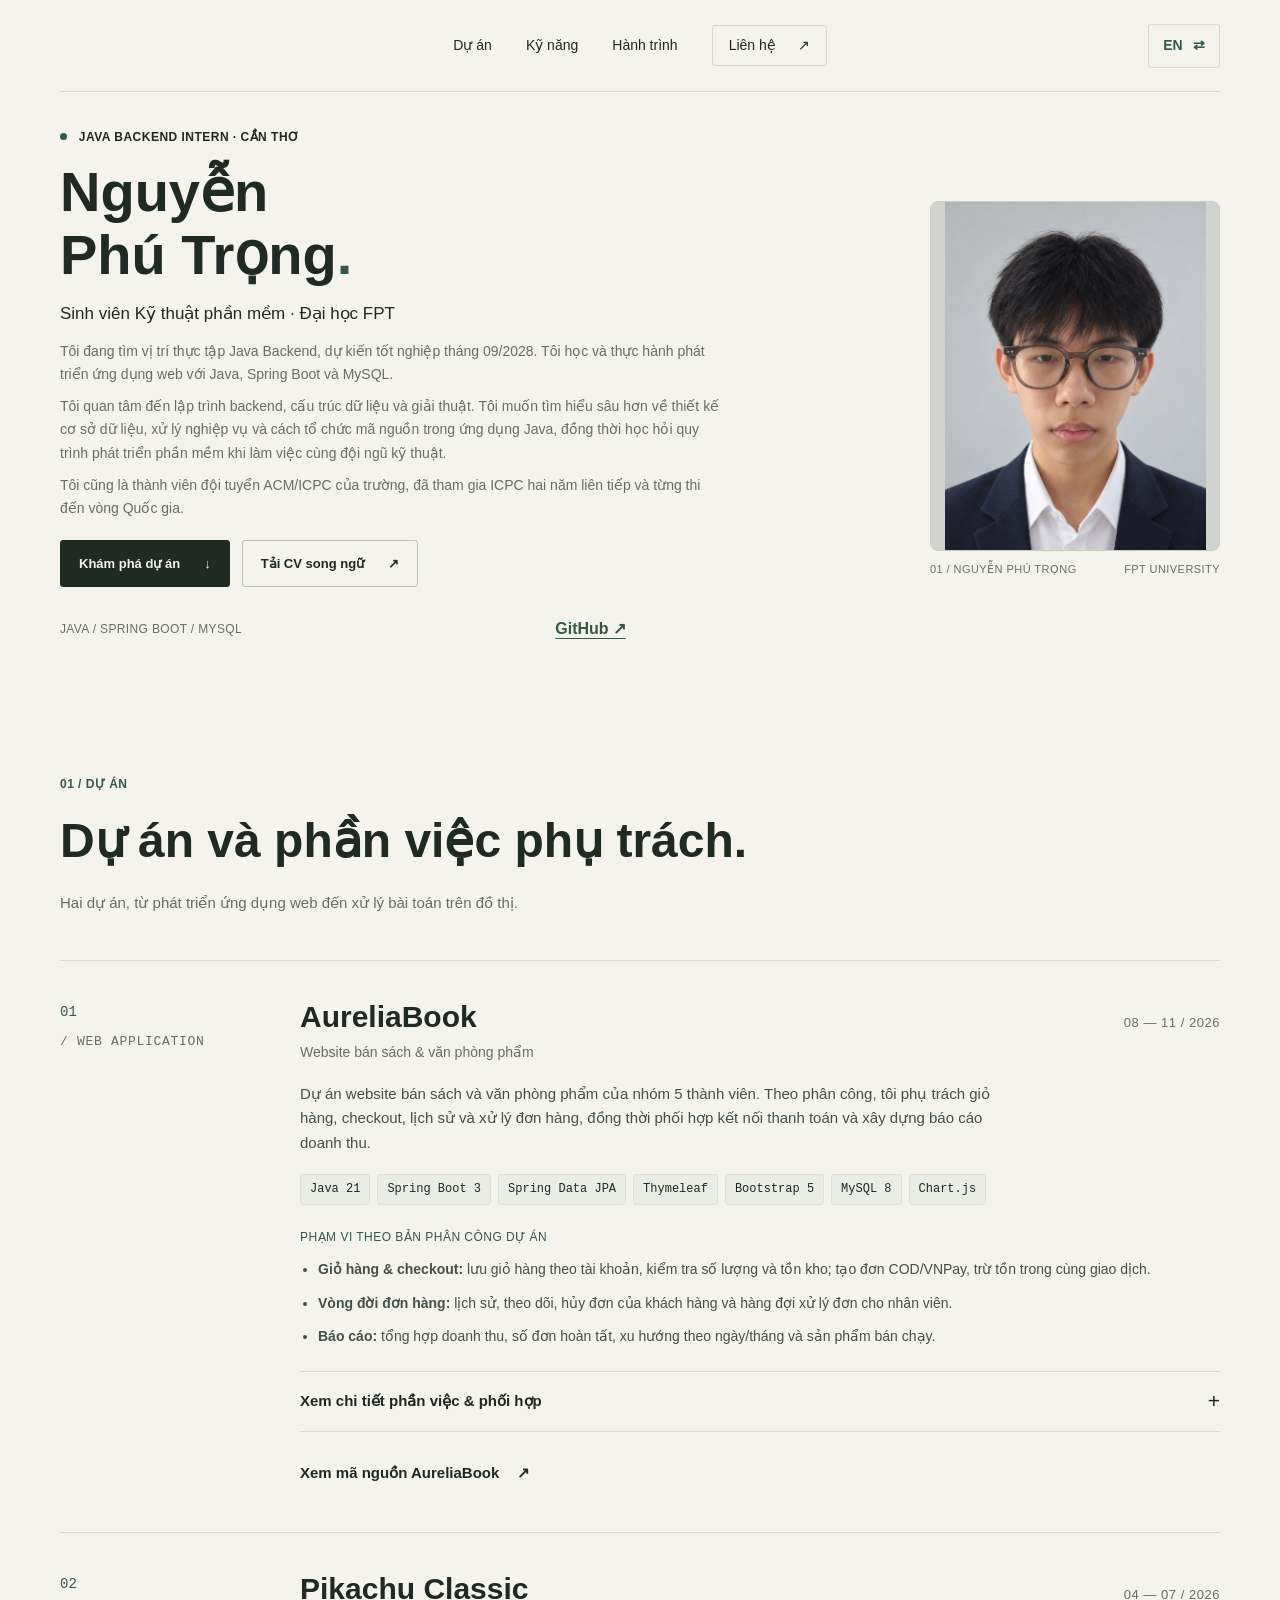
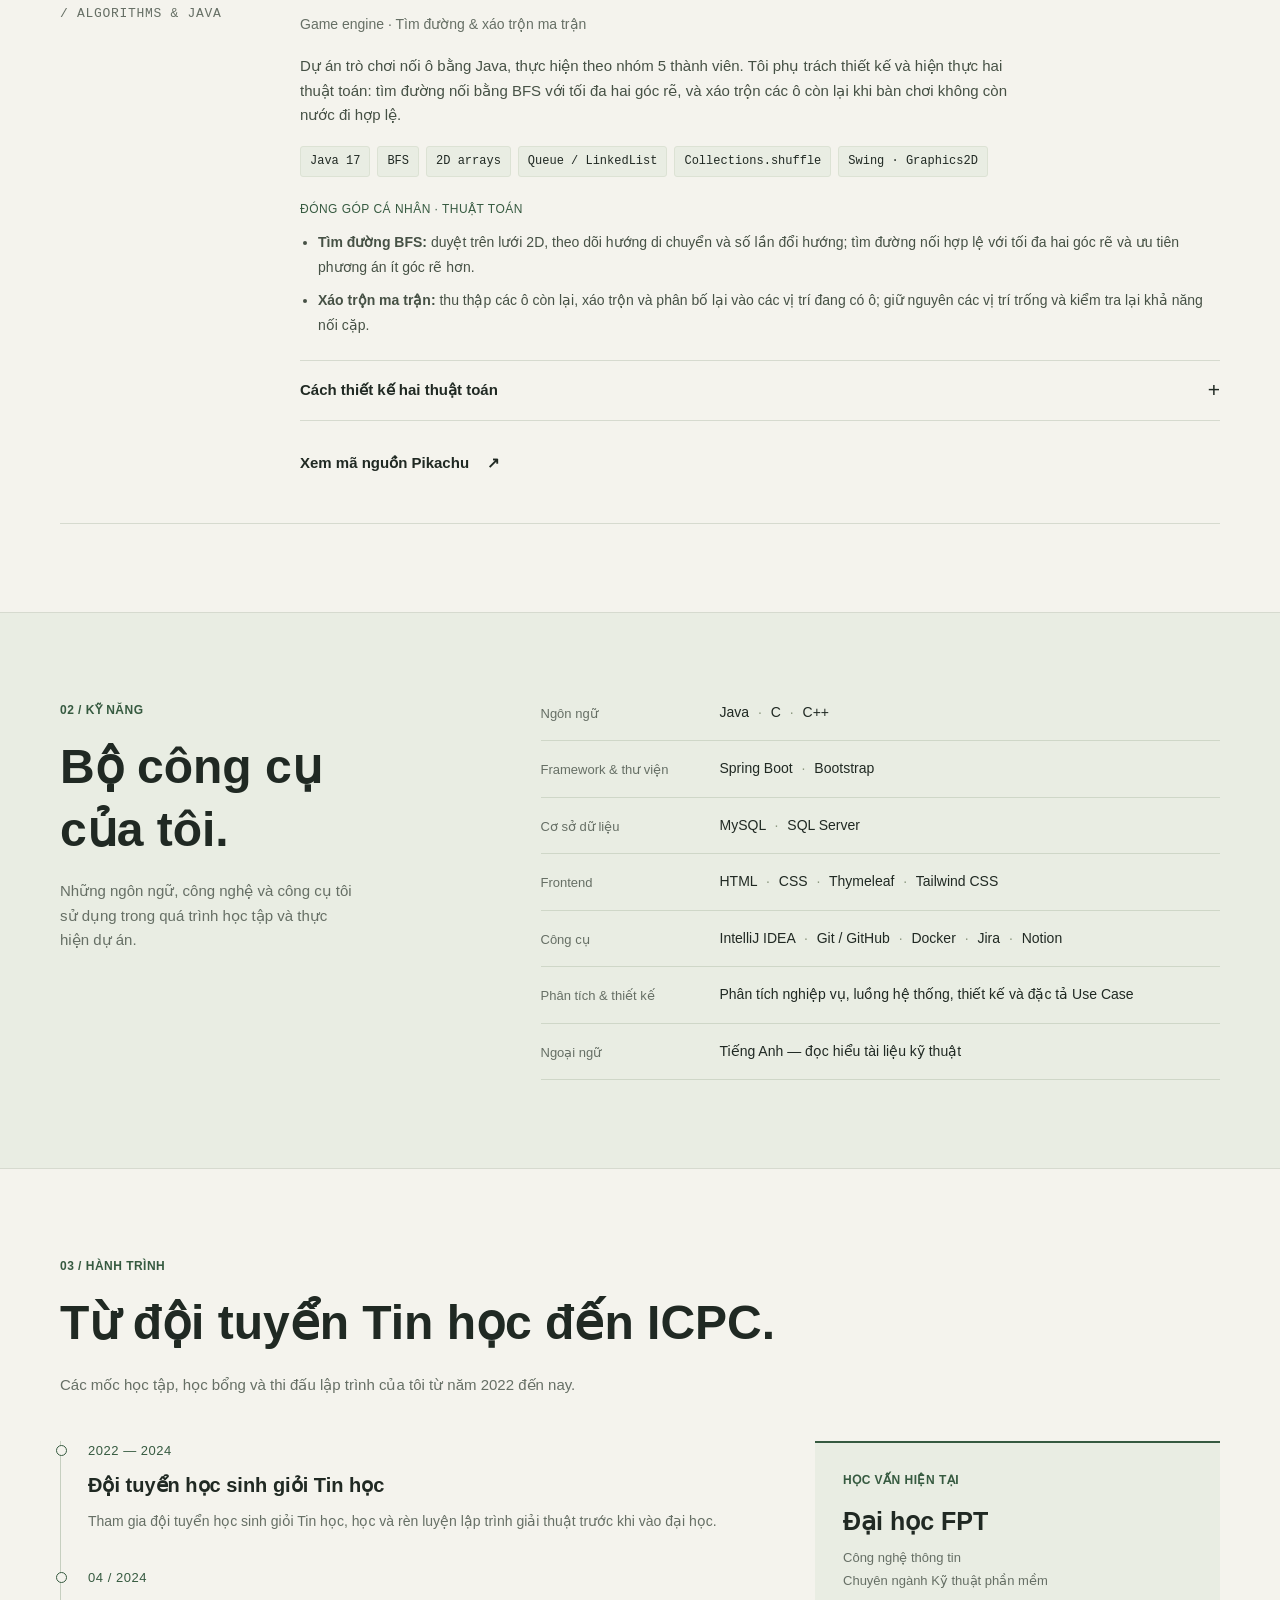
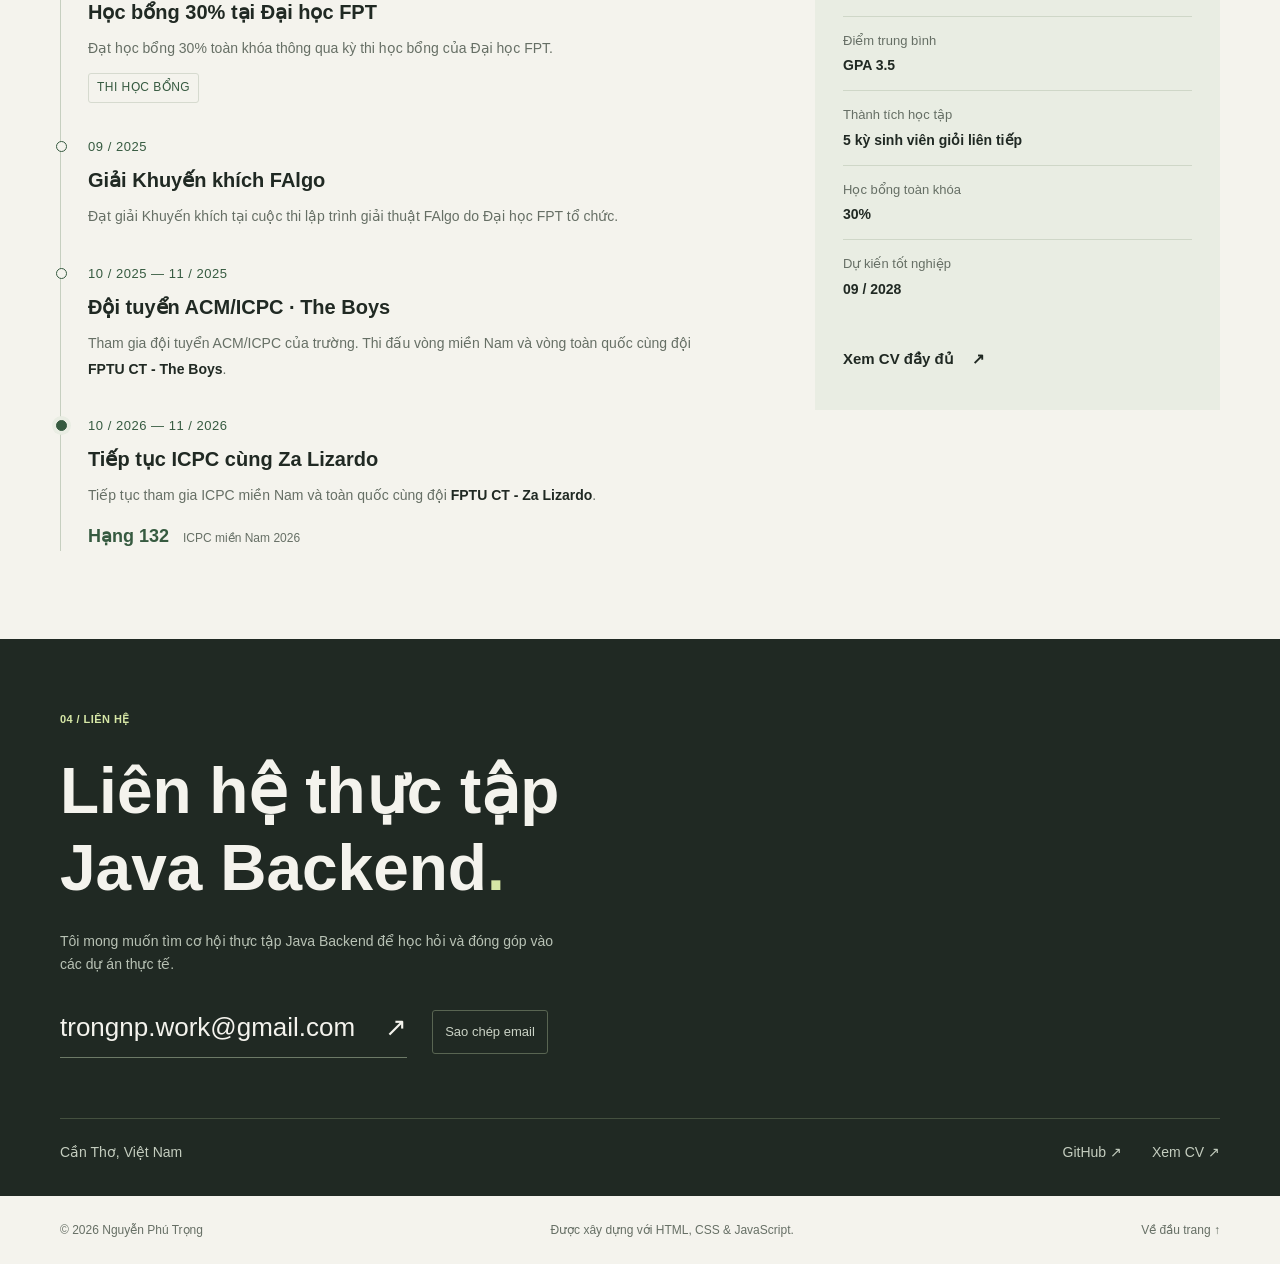
<file: index.html>
<!doctype html>
<html lang="vi">
<head>
  <meta charset="utf-8">
  <meta name="viewport" content="width=device-width, initial-scale=1">
  <meta name="theme-color" content="#f4f3ed">
  <meta name="description" content="Portfolio của Nguyễn Phú Trọng — Java Backend Intern, sinh viên Kỹ thuật phần mềm Đại học FPT, thành viên đội tuyển ACM/ICPC.">
  <link rel="alternate" hreflang="vi" href="index.html">
  <link rel="alternate" hreflang="en" href="index.en.html">
  <title>Nguyễn Phú Trọng — Java Backend Intern</title>
  <link rel="icon" href="assets/favicon.svg" type="image/svg+xml">
  <link rel="stylesheet" href="styles.css?v=6">
  <script src="script.js?v=6" defer></script>
</head>
<body>
  <a class="skip-link" href="#main">Đến nội dung chính</a>
  <header class="header">
    <button class="menu-toggle" type="button" aria-expanded="false" aria-controls="navigation" hidden>Menu <span aria-hidden="true">☰</span></button>
    <nav id="navigation" aria-label="Điều hướng chính">
      <a href="#projects">Dự án</a><a href="#skills">Kỹ năng</a><a href="#journey">Hành trình</a>
      <a class="nav-contact" href="#contact">Liên hệ <span aria-hidden="true">↗</span></a>
    </nav>
    <a class="language-toggle" href="index.en.html" hreflang="en" lang="en" aria-label="Switch to English">EN <span aria-hidden="true">⇄</span></a>
  </header>
  <main id="main">
    <section class="hero wrap" id="home" aria-labelledby="hero-title">
      <div class="hero-copy">
        <p class="eyebrow"><span class="dot"></span> JAVA BACKEND INTERN · CẦN THƠ</p>
        <h1 id="hero-title">Nguyễn<br>Phú Trọng<span class="title-dot">.</span></h1>
        <p class="hero-statement">Sinh viên Kỹ thuật phần mềm · Đại học FPT</p>
        <div class="hero-description">
          <p>Tôi đang tìm vị trí thực tập Java Backend, dự kiến tốt nghiệp tháng 09/2028. Tôi học và thực hành phát triển ứng dụng web với Java, Spring Boot và MySQL.</p>
          <p>Tôi quan tâm đến lập trình backend, cấu trúc dữ liệu và giải thuật. Tôi muốn tìm hiểu sâu hơn về thiết kế cơ sở dữ liệu, xử lý nghiệp vụ và cách tổ chức mã nguồn trong ứng dụng Java, đồng thời học hỏi quy trình phát triển phần mềm khi làm việc cùng đội ngũ kỹ thuật.</p>
          <p>Tôi cũng là thành viên đội tuyển ACM/ICPC của trường, đã tham gia ICPC hai năm liên tiếp và từng thi đến vòng Quốc gia.</p>
        </div>
        <div class="actions"><a class="button primary" href="#projects">Khám phá dự án <span aria-hidden="true">↓</span></a><a class="button secondary" href="assets/NguyenPhuTrong-CV.pdf" download>Tải CV song ngữ <span aria-hidden="true">↗</span></a></div>
        <div class="hero-footnote"><span>JAVA / SPRING BOOT / MYSQL</span><a href="https://github.com/TrongNP-31630" target="_blank" rel="noopener noreferrer">GitHub ↗</a></div>
      </div>
      <figure class="portrait-block"><div class="photo-frame"><img src="assets/portrait.png" alt="Ảnh chân dung Nguyễn Phú Trọng" width="1086" height="1448" fetchpriority="high"></div><figcaption><span>01 / NGUYỄN PHÚ TRỌNG</span><span>FPT UNIVERSITY</span></figcaption></figure>
    </section>
    <section class="section wrap" id="projects" aria-labelledby="projects-title">
      <div class="section-head"><p class="eyebrow">01 / DỰ ÁN</p><h2 id="projects-title">Dự án và phần việc phụ trách.</h2><p>Hai dự án, từ phát triển ứng dụng web đến xử lý bài toán trên đồ thị.</p></div>
      <article class="project">
        <div class="project-index">01 <span>/ WEB APPLICATION</span></div>
        <div class="project-content"><div class="project-topline"><h3>AureliaBook</h3><span class="date">08 — 11 / 2026</span></div><p class="project-subtitle">Website bán sách & văn phòng phẩm</p><p class="project-description">Dự án website bán sách và văn phòng phẩm của nhóm 5 thành viên. Theo phân công, tôi phụ trách giỏ hàng, checkout, lịch sử và xử lý đơn hàng, đồng thời phối hợp kết nối thanh toán và xây dựng báo cáo doanh thu.</p>
          <ul class="tags" aria-label="Công nghệ AureliaBook"><li>Java 21</li><li>Spring Boot 3</li><li>Spring Data JPA</li><li>Thymeleaf</li><li>Bootstrap 5</li><li>MySQL 8</li><li>Chart.js</li></ul>
          <div class="contribution-overview">
            <p class="scope-caption">PHẠM VI THEO BẢN PHÂN CÔNG DỰ ÁN</p>
            <ul class="scope-summary"><li><strong>Giỏ hàng &amp; checkout:</strong> lưu giỏ hàng theo tài khoản, kiểm tra số lượng và tồn kho; tạo đơn COD/VNPay, trừ tồn trong cùng giao dịch.</li><li><strong>Vòng đời đơn hàng:</strong> lịch sử, theo dõi, hủy đơn của khách hàng và hàng đợi xử lý đơn cho nhân viên.</li><li><strong>Báo cáo:</strong> tổng hợp doanh thu, số đơn hoàn tất, xu hướng theo ngày/tháng và sản phẩm bán chạy.</li></ul>
          </div>
          <details class="project-details"><summary>Xem chi tiết phần việc &amp; phối hợp <span aria-hidden="true">+</span></summary><div class="details-body">
            <h4>Phần việc phụ trách</h4>
            <dl class="contribution-list">
              <div><dt>UC10 · Giỏ hàng thành viên</dt><dd>Xây dựng luồng thêm, sửa số lượng và xem giỏ hàng qua CartController và CartService; lưu trong carts/cart_items. Chỉ hỗ trợ khách đã đăng nhập; kiểm tra số lượng từ 1–99 và tồn khả dụng khi cập nhật.</dd></div>
              <div><dt>UC11 · Checkout &amp; tạo đơn</dt><dd>Kiểm tra sản phẩm, địa chỉ giao hàng, voucher, phí vận chuyển và tổng thanh toán. Phạm vi OrderPlacementService gồm tạo đơn, chi tiết đơn và trừ tồn trong cùng transaction cho cả COD và VNPay.</dd></div>
              <div><dt>UC12 · Lịch sử, theo dõi &amp; hủy đơn</dt><dd>Truy vấn đơn thuộc tài khoản khách hàng, hiển thị thông tin tại thời điểm đặt và timeline. Xử lý hủy đơn đủ điều kiện trước bàn giao; phối hợp với thành viên phụ trách kho để hoàn tồn và quyền sử dụng voucher đúng một lần.</dd></div>
              <div><dt>UC14 · Xử lý đơn cho nhân viên</dt><dd>Hàng đợi đơn có phân trang, lọc theo trạng thái, ngày đặt và thanh toán; danh sách đóng gói và chuyển trạng thái từ chờ xác nhận đến giao thành công. Phối hợp phần state machine, lý do hủy và ghi nhật ký thao tác.</dd></div>
              <div><dt>UC26/UC27 · Doanh thu &amp; báo cáo</dt><dd>Tổng hợp doanh thu, đơn hoàn tất, biểu đồ ngày/tháng bằng Chart.js và top sản phẩm bán chạy. Phối hợp chức năng xuất Excel; thành viên khác hỗ trợ phần Apache POI.</dd></div>
            </dl>
            <h4>Phối hợp thanh toán &amp; review</h4>
            <p>Ở UC11.1, tôi phụ trách kết nối kết quả VNPay với đơn hàng (Order Bridge); thành viên khác phụ trách Security/HMAC/IPN. Luồng cần tránh trừ tồn lần hai khi thanh toán thành công và xử lý riêng kết quả chưa rõ hoặc thành công muộn.</p>
            <p>Tôi được phân công review các phần hồ sơ và địa chỉ, phiếu nhập kho, voucher, lịch sử tồn, job đối soát và dữ liệu mẫu. Phần tài liệu gồm đặc tả lớp, sơ đồ lớp/sequence, luồng xử lý và truy vấn cho các chức năng phụ trách.</p>
          </div></details>
          <a class="text-link" href="https://github.com/DungTLab/AureliaBooks_DDAGTech" target="_blank" rel="noopener noreferrer">Xem mã nguồn AureliaBook <span aria-hidden="true">↗</span></a>
        </div>
      </article>
      <article class="project">
        <div class="project-index">02 <span>/ ALGORITHMS & JAVA</span></div>
        <div class="project-content"><div class="project-topline"><h3>Pikachu Classic</h3><span class="date">04 — 07 / 2026</span></div><p class="project-subtitle">Game engine · Tìm đường &amp; xáo trộn ma trận</p><p class="project-description">Dự án trò chơi nối ô bằng Java, thực hiện theo nhóm 5 thành viên. Tôi phụ trách thiết kế và hiện thực hai thuật toán: tìm đường nối bằng BFS với tối đa hai góc rẽ, và xáo trộn các ô còn lại khi bàn chơi không còn nước đi hợp lệ.</p>
          <ul class="tags" aria-label="Công nghệ Pikachu"><li>Java 17</li><li>BFS</li><li>2D arrays</li><li>Queue / LinkedList</li><li>Collections.shuffle</li><li>Swing · Graphics2D</li></ul>
          <div class="contribution-overview">
            <p class="scope-caption">ĐÓNG GÓP CÁ NHÂN · THUẬT TOÁN</p>
            <ul class="scope-summary"><li><strong>Tìm đường BFS:</strong> duyệt trên lưới 2D, theo dõi hướng di chuyển và số lần đổi hướng; tìm đường nối hợp lệ với tối đa hai góc rẽ và ưu tiên phương án ít góc rẽ hơn.</li><li><strong>Xáo trộn ma trận:</strong> thu thập các ô còn lại, xáo trộn và phân bố lại vào các vị trí đang có ô; giữ nguyên các vị trí trống và kiểm tra lại khả năng nối cặp.</li></ul>
          </div>
          <details class="project-details"><summary>Cách thiết kế hai thuật toán <span aria-hidden="true">+</span></summary><div class="details-body">
            <h4>1. Tìm đường nối — findPath()</h4>
            <p>Mỗi trạng thái lưu hàng, cột, hướng đi, số góc rẽ và nút cha. Thuật toán dùng Queue/LinkedList để duyệt bốn hướng; chỉ đi qua ô trống hoặc ô đích và loại các trạng thái có quá hai góc rẽ.</p>
            <p>Mảng <code>minTurns[row][col][direction]</code> lưu số góc rẽ tốt nhất theo từng ô và hướng đến, giúp loại các trạng thái không cải thiện kết quả. Khi đến đích, thuật toán ưu tiên đường có ít góc rẽ hơn, sau đó lần theo nút cha để dựng lại danh sách tọa độ.</p>
            <h4>2. Xáo trộn bàn chơi — swapMatrix()</h4>
            <p>Thu thập ID từ các ô chưa bị loại vào ArrayList, gọi <code>Collections.shuffle()</code> và gán lại vào chính các vị trí đang có ô. Cách này giữ nguyên số lượng từng loại ô và các vị trí trống.</p>
            <p>Sau khi xáo trộn, <code>checkValidMatrix()</code> tìm các cặp cùng ID và gọi lại <code>findPath()</code> để kiểm tra. Nếu chưa có cặp nối được, hàm tiếp tục xáo trộn.</p>
            <div class="algorithm-note"><strong>Hai bài toán liên kết với nhau</strong><span>BFS kiểm tra đường nối; thuật toán xáo trộn dùng kết quả đó để kiểm tra bàn chơi mới.</span></div>
          </div></details>
          <a class="text-link" href="https://github.com/DucKAnh006/CSD201_Assignment" target="_blank" rel="noopener noreferrer">Xem mã nguồn Pikachu <span aria-hidden="true">↗</span></a>
        </div>
      </article>
    </section>
    <section class="section skills-section" id="skills" aria-labelledby="skills-title"><div class="wrap skills-layout"><div class="section-head"><p class="eyebrow">02 / KỸ NĂNG</p><h2 id="skills-title">Bộ công cụ<br>của tôi.</h2><p>Những ngôn ngữ, công nghệ và công cụ tôi sử dụng trong quá trình học tập và thực hiện dự án.</p></div><dl class="skill-list"><div><dt>Ngôn ngữ</dt><dd>Java <span>·</span> C <span>·</span> C++</dd></div><div><dt>Framework & thư viện</dt><dd>Spring Boot <span>·</span> Bootstrap</dd></div><div><dt>Cơ sở dữ liệu</dt><dd>MySQL <span>·</span> SQL Server</dd></div><div><dt>Frontend</dt><dd>HTML <span>·</span> CSS <span>·</span> Thymeleaf <span>·</span> Tailwind CSS</dd></div><div><dt>Công cụ</dt><dd>IntelliJ IDEA <span>·</span> Git / GitHub <span>·</span> Docker <span>·</span> Jira <span>·</span> Notion</dd></div><div><dt>Phân tích & thiết kế</dt><dd>Phân tích nghiệp vụ, luồng hệ thống, thiết kế và đặc tả Use Case</dd></div><div><dt>Ngoại ngữ</dt><dd>Tiếng Anh — đọc hiểu tài liệu kỹ thuật</dd></div></dl></div></section>
    <section class="section wrap" id="journey" aria-labelledby="journey-title">
      <div class="section-head"><p class="eyebrow">03 / HÀNH TRÌNH</p><h2 id="journey-title">Từ đội tuyển Tin học đến ICPC.</h2><p>Các mốc học tập, học bổng và thi đấu lập trình của tôi từ năm 2022 đến nay.</p></div>
      <div class="timeline-layout">
        <ol class="timeline">
          <li class="timeline-item"><p class="date">2022 — 2024</p><h3>Đội tuyển học sinh giỏi Tin học</h3><p>Tham gia đội tuyển học sinh giỏi Tin học, học và rèn luyện lập trình giải thuật trước khi vào đại học.</p></li>
          <li class="timeline-item"><p class="date"><time datetime="2024-04">04 / 2024</time></p><h3>Học bổng 30% tại Đại học FPT</h3><p>Đạt học bổng 30% toàn khóa thông qua kỳ thi học bổng của Đại học FPT.</p><span class="milestone-tag">THI HỌC BỔNG</span></li>
          <li class="timeline-item"><p class="date"><time datetime="2025-09">09 / 2025</time></p><h3>Giải Khuyến khích FAlgo</h3><p>Đạt giải Khuyến khích tại cuộc thi lập trình giải thuật FAlgo do Đại học FPT tổ chức.</p></li>
          <li class="timeline-item"><p class="date"><time datetime="2025-10">10 / 2025</time> — <time datetime="2025-11">11 / 2025</time></p><h3>Đội tuyển ACM/ICPC · The Boys</h3><p>Tham gia đội tuyển ACM/ICPC của trường. Thi đấu vòng miền Nam và vòng toàn quốc cùng đội <strong>FPTU CT - The Boys</strong>.</p></li>
          <li class="timeline-item current"><p class="date"><time datetime="2026-10">10 / 2026</time> — <time datetime="2026-11">11 / 2026</time></p><h3>Tiếp tục ICPC cùng Za Lizardo</h3><p>Tiếp tục tham gia ICPC miền Nam và toàn quốc cùng đội <strong>FPTU CT - Za Lizardo</strong>.</p><div class="timeline-result"><strong>Hạng 132</strong><span>ICPC miền Nam 2026</span></div></li>
        </ol>
        <aside class="education-panel" aria-labelledby="education-title"><p class="eyebrow">HỌC VẤN HIỆN TẠI</p><h3 id="education-title">Đại học FPT</h3><p class="education-major">Công nghệ thông tin<br>Chuyên ngành Kỹ thuật phần mềm</p><dl class="education-facts"><div><dt>Điểm trung bình</dt><dd>GPA 3.5</dd></div><div><dt>Thành tích học tập</dt><dd>5 kỳ sinh viên giỏi liên tiếp</dd></div><div><dt>Học bổng toàn khóa</dt><dd>30%</dd></div><div><dt>Dự kiến tốt nghiệp</dt><dd><time datetime="2028-09">09 / 2028</time></dd></div></dl><a class="text-link" href="assets/NguyenPhuTrong-CV.pdf" target="_blank" rel="noopener noreferrer">Xem CV đầy đủ <span aria-hidden="true">↗</span></a></aside>
      </div>
    </section>
    <section class="contact-section" id="contact" aria-labelledby="contact-title"><div class="wrap"><p class="eyebrow">04 / LIÊN HỆ</p><h2 id="contact-title">Liên hệ thực tập<br>Java Backend<span>.</span></h2><p>Tôi mong muốn tìm cơ hội thực tập Java Backend để học hỏi và đóng góp vào các dự án thực tế.</p><div class="contact-actions"><a class="email-link" href="mailto:trongnp.work@gmail.com">trongnp.work@gmail.com <span aria-hidden="true">↗</span></a><button class="copy-email" type="button" hidden>Sao chép email</button></div><div class="contact-bottom"><span>Cần Thơ, Việt Nam</span><div><a href="https://github.com/TrongNP-31630" target="_blank" rel="noopener noreferrer">GitHub ↗</a><a href="assets/NguyenPhuTrong-CV.pdf" target="_blank" rel="noopener noreferrer">Xem CV ↗</a></div></div></div></section>
  </main>
  <footer class="wrap footer"><span>© <span id="year">2026</span> Nguyễn Phú Trọng</span><span>Được xây dựng với HTML, CSS & JavaScript.</span><a href="#home">Về đầu trang ↑</a></footer>
  <p class="toast" role="status" aria-live="polite"></p>
</body>
</html>
</file>
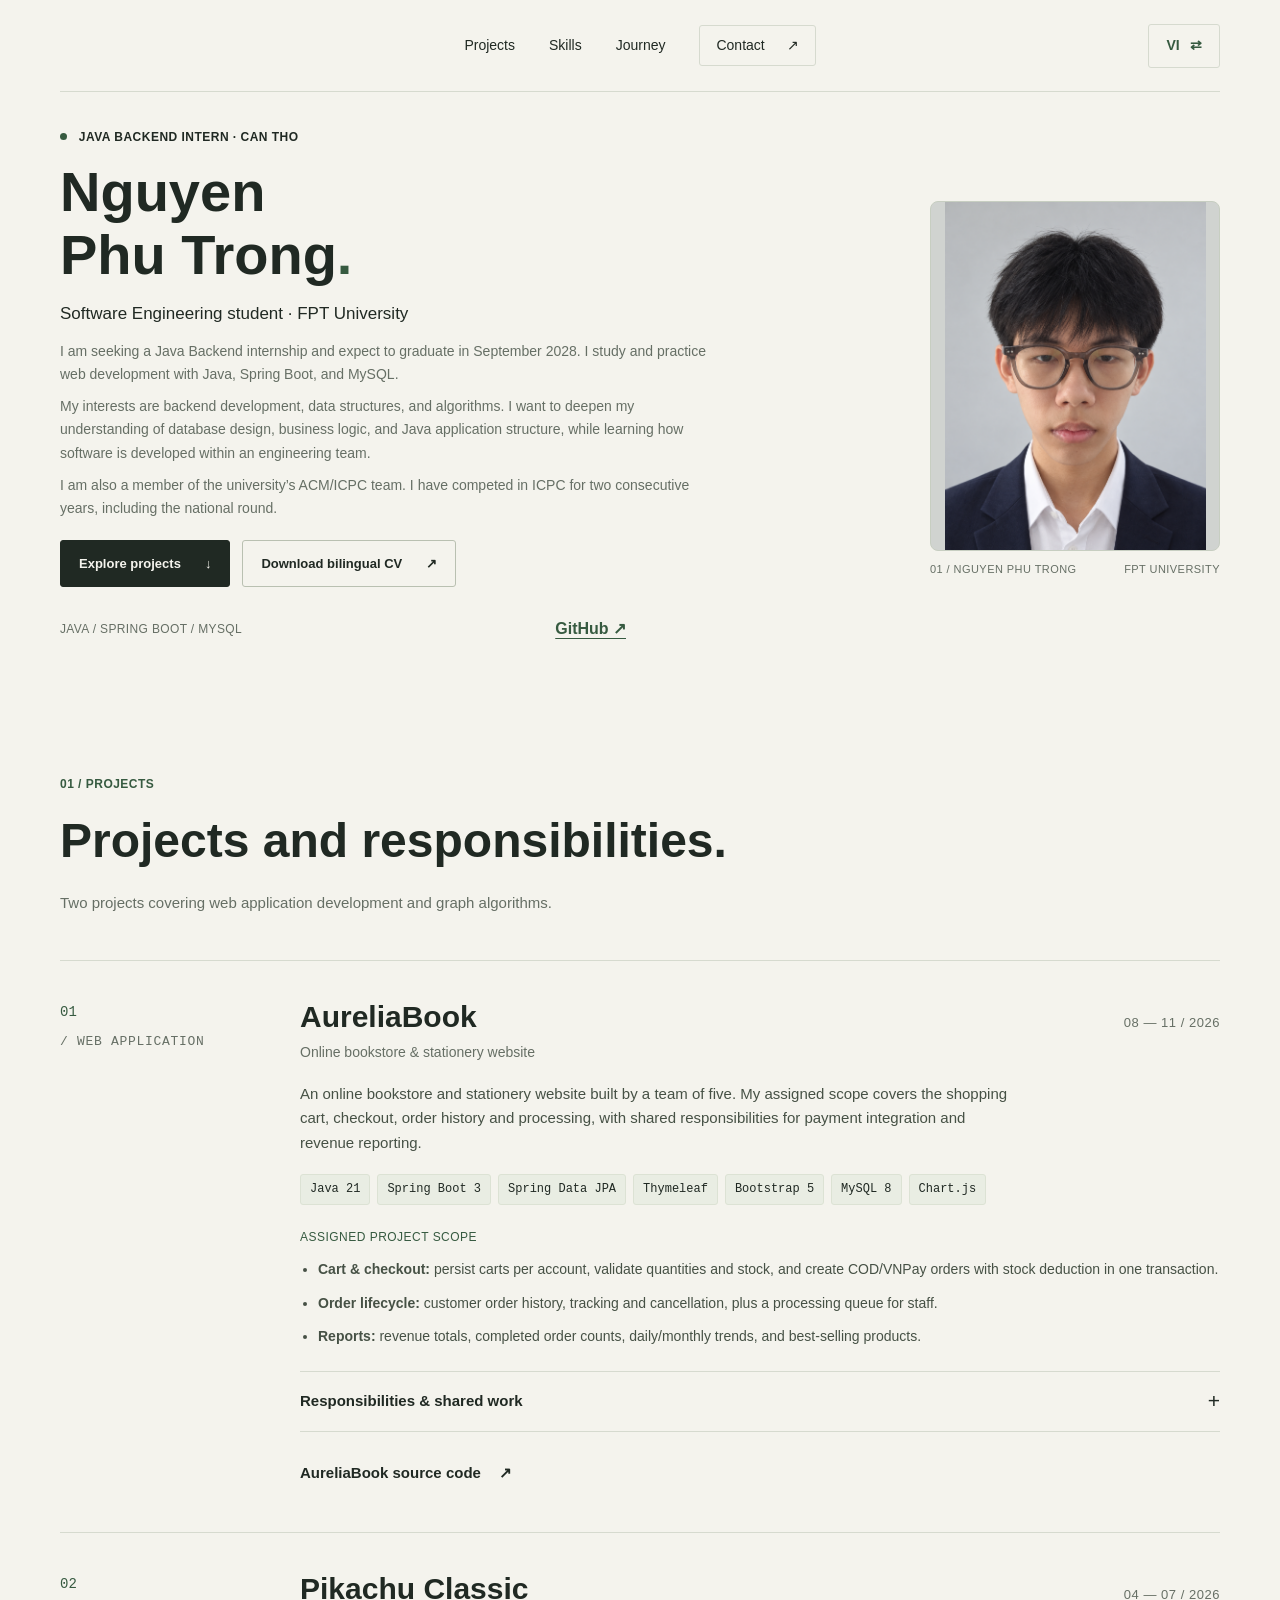
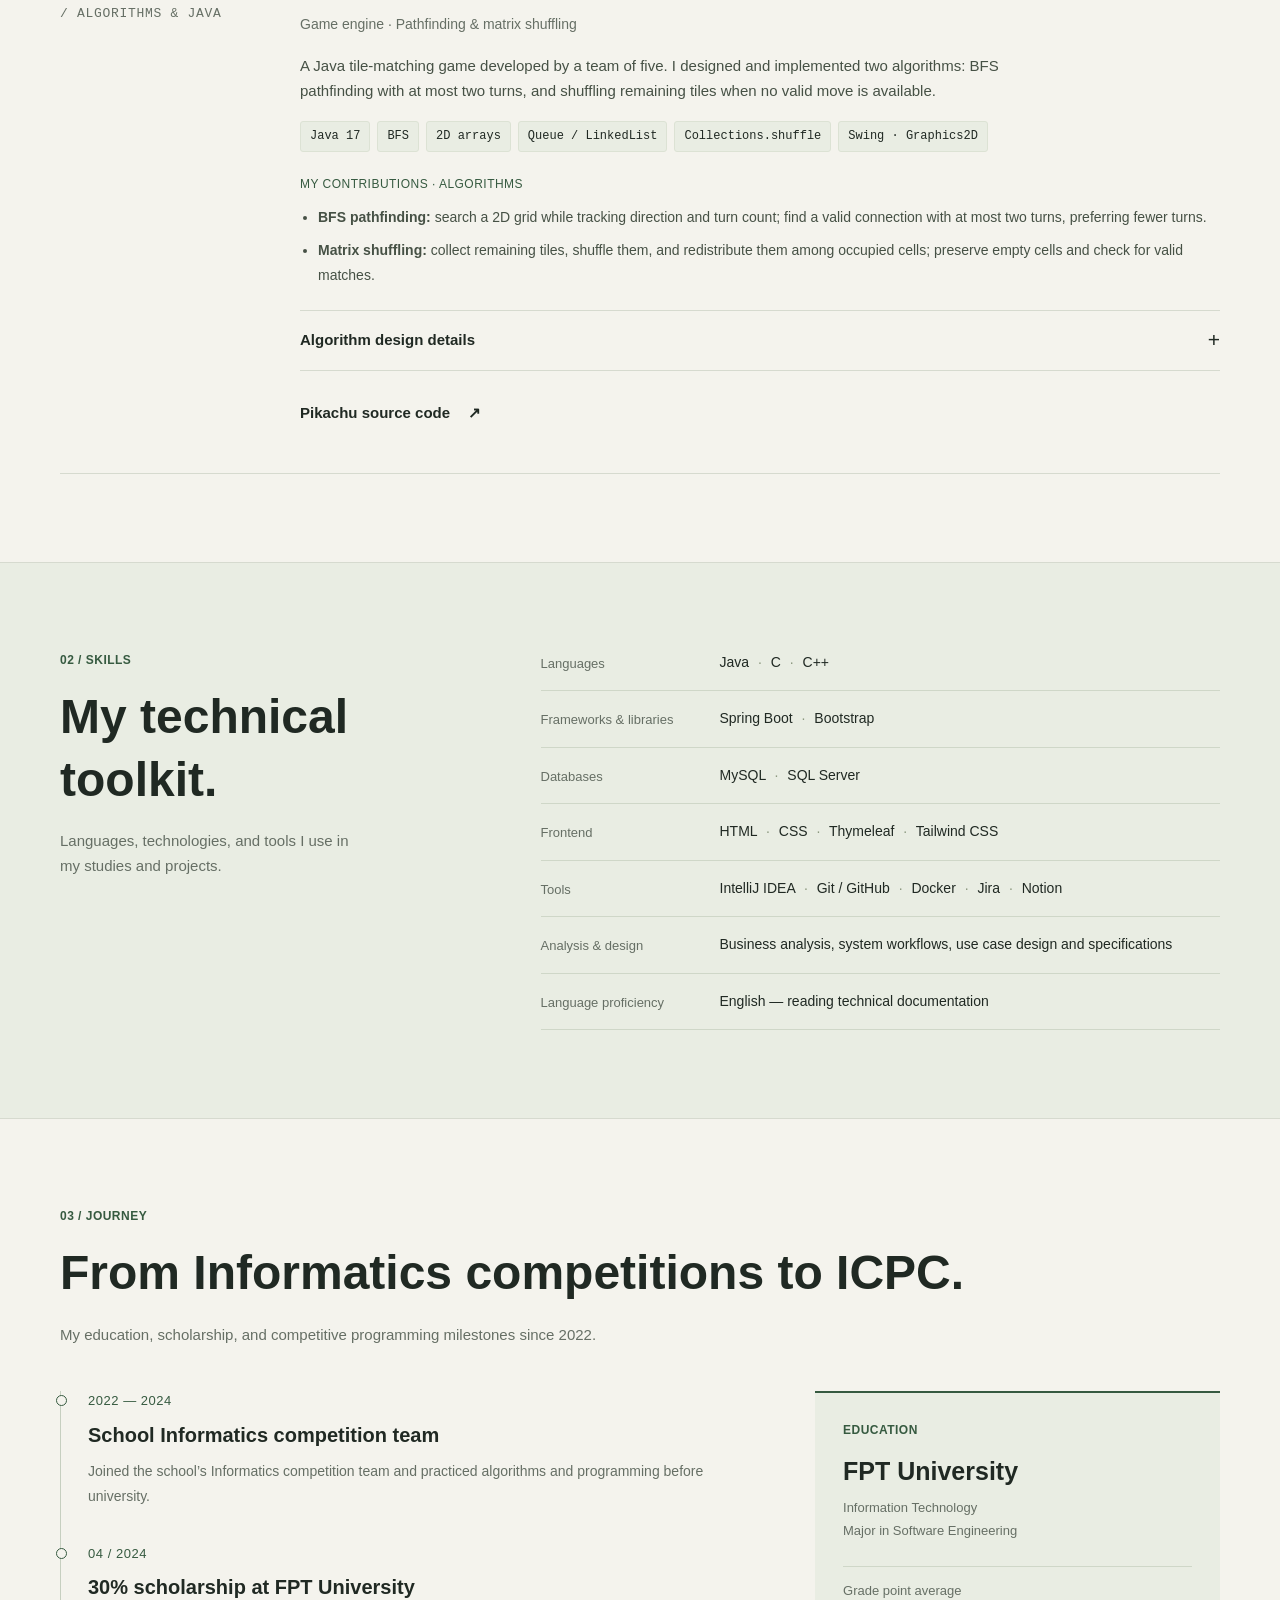
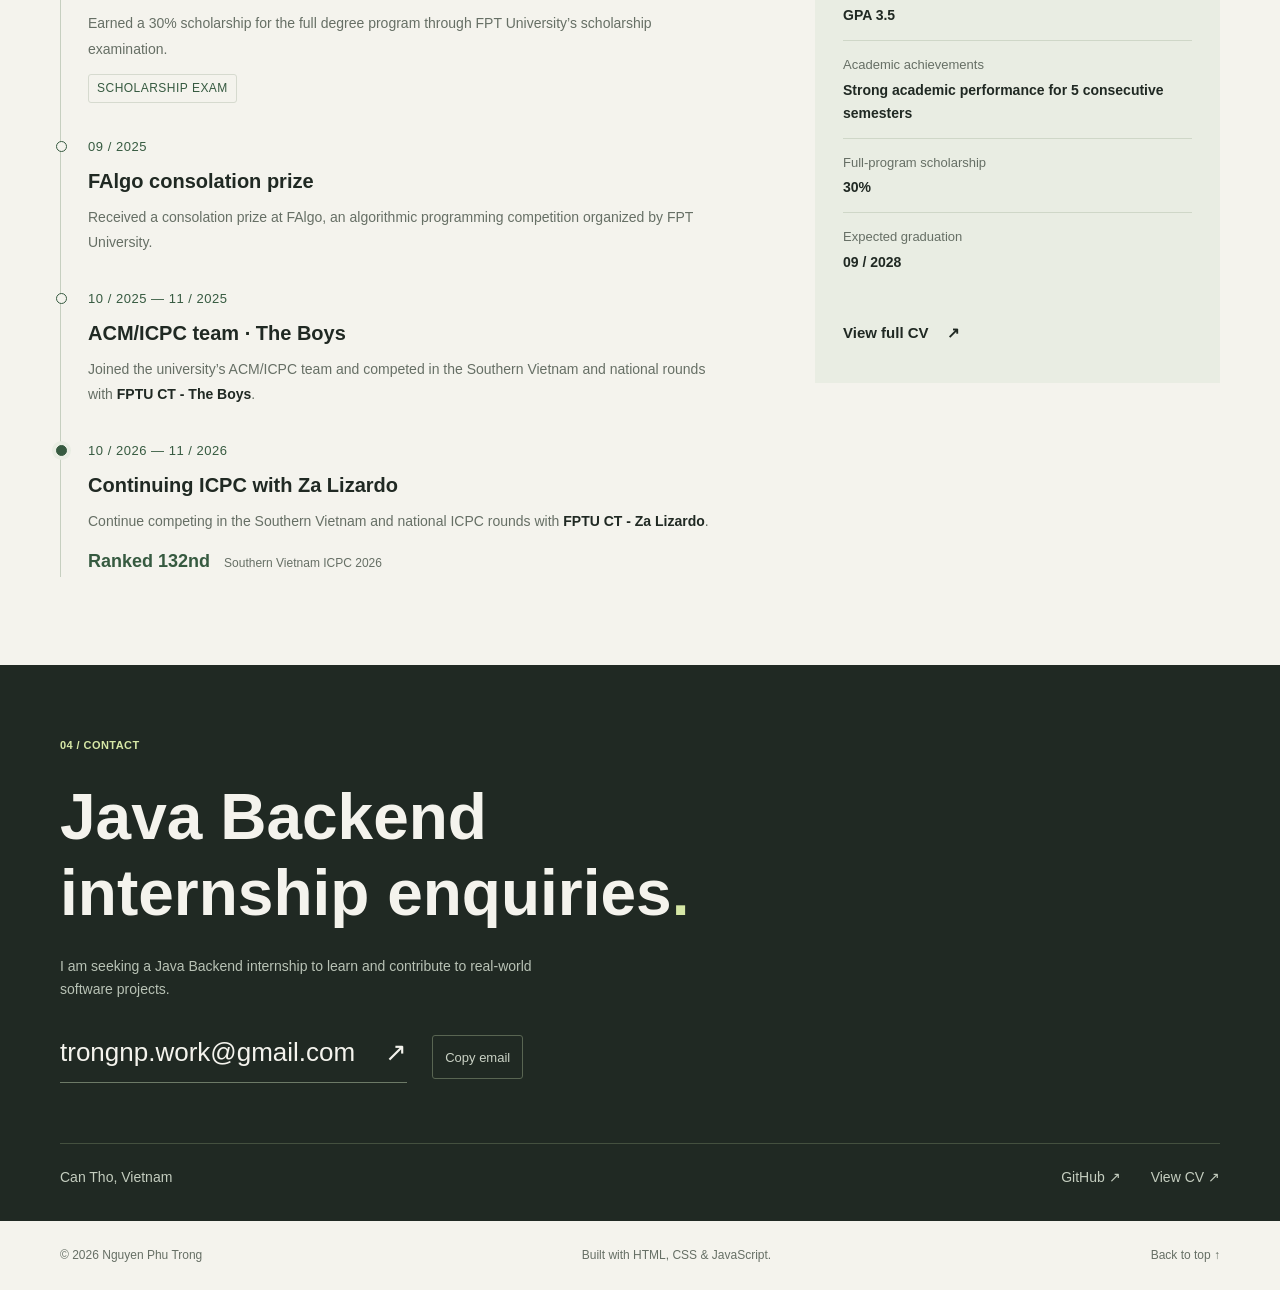
<file: index.en.html>
<!doctype html>
<html lang="en">
<head>
  <meta charset="utf-8">
  <meta name="viewport" content="width=device-width, initial-scale=1">
  <meta name="theme-color" content="#f4f3ed">
  <meta name="description" content="Nguyen Phu Trong — Java Backend Intern, Software Engineering student at FPT University and ACM/ICPC team member.">
  <link rel="alternate" hreflang="vi" href="index.html">
  <link rel="alternate" hreflang="en" href="index.en.html">
  <title>Nguyen Phu Trong — Java Backend Intern</title>
  <link rel="icon" href="assets/favicon.svg" type="image/svg+xml">
  <link rel="stylesheet" href="styles.css?v=6">
  <script src="script.js?v=6" defer></script>
</head>
<body>
  <a class="skip-link" href="#main">Skip to main content</a>
  <header class="header">
    <button class="menu-toggle" type="button" aria-expanded="false" aria-controls="navigation" hidden>Menu <span aria-hidden="true">☰</span></button>
    <nav id="navigation" aria-label="Main navigation">
      <a href="#projects">Projects</a><a href="#skills">Skills</a><a href="#journey">Journey</a>
      <a class="nav-contact" href="#contact">Contact <span aria-hidden="true">↗</span></a>
    </nav>
    <a class="language-toggle" href="index.html" hreflang="vi" lang="vi" aria-label="Chuyển sang tiếng Việt">VI <span aria-hidden="true">⇄</span></a>
  </header>
  <main id="main">
    <section class="hero wrap" id="home" aria-labelledby="hero-title">
      <div class="hero-copy">
        <p class="eyebrow"><span class="dot"></span> JAVA BACKEND INTERN · CAN THO</p>
        <h1 id="hero-title">Nguyen<br>Phu Trong<span class="title-dot">.</span></h1>
        <p class="hero-statement">Software Engineering student · FPT University</p>
        <div class="hero-description">
          <p>I am seeking a Java Backend internship and expect to graduate in September 2028. I study and practice web development with Java, Spring Boot, and MySQL.</p>
          <p>My interests are backend development, data structures, and algorithms. I want to deepen my understanding of database design, business logic, and Java application structure, while learning how software is developed within an engineering team.</p>
          <p>I am also a member of the university’s ACM/ICPC team. I have competed in ICPC for two consecutive years, including the national round.</p>
        </div>
        <div class="actions"><a class="button primary" href="#projects">Explore projects <span aria-hidden="true">↓</span></a><a class="button secondary" href="assets/NguyenPhuTrong-CV.pdf" download>Download bilingual CV <span aria-hidden="true">↗</span></a></div>
        <div class="hero-footnote"><span>JAVA / SPRING BOOT / MYSQL</span><a href="https://github.com/TrongNP-31630" target="_blank" rel="noopener noreferrer">GitHub ↗</a></div>
      </div>
      <figure class="portrait-block"><div class="photo-frame"><img src="assets/portrait.png" alt="Portrait of Nguyen Phu Trong" width="1086" height="1448" fetchpriority="high"></div><figcaption><span>01 / NGUYEN PHU TRONG</span><span>FPT UNIVERSITY</span></figcaption></figure>
    </section>
    <section class="section wrap" id="projects" aria-labelledby="projects-title">
      <div class="section-head"><p class="eyebrow">01 / PROJECTS</p><h2 id="projects-title">Projects and responsibilities.</h2><p>Two projects covering web application development and graph algorithms.</p></div>
      <article class="project">
        <div class="project-index">01 <span>/ WEB APPLICATION</span></div>
        <div class="project-content"><div class="project-topline"><h3>AureliaBook</h3><span class="date">08 — 11 / 2026</span></div><p class="project-subtitle">Online bookstore & stationery website</p><p class="project-description">An online bookstore and stationery website built by a team of five. My assigned scope covers the shopping cart, checkout, order history and processing, with shared responsibilities for payment integration and revenue reporting.</p>
          <ul class="tags" aria-label="AureliaBook technologies"><li>Java 21</li><li>Spring Boot 3</li><li>Spring Data JPA</li><li>Thymeleaf</li><li>Bootstrap 5</li><li>MySQL 8</li><li>Chart.js</li></ul>
          <div class="contribution-overview">
            <p class="scope-caption">ASSIGNED PROJECT SCOPE</p>
            <ul class="scope-summary"><li><strong>Cart &amp; checkout:</strong> persist carts per account, validate quantities and stock, and create COD/VNPay orders with stock deduction in one transaction.</li><li><strong>Order lifecycle:</strong> customer order history, tracking and cancellation, plus a processing queue for staff.</li><li><strong>Reports:</strong> revenue totals, completed order counts, daily/monthly trends, and best-selling products.</li></ul>
          </div>
          <details class="project-details"><summary>Responsibilities &amp; shared work <span aria-hidden="true">+</span></summary><div class="details-body">
            <h4>My responsibilities</h4>
            <dl class="contribution-list">
              <div><dt>UC10 · Member shopping cart</dt><dd>Add items, update quantities, and view carts through CartController and CartService, persisted in carts/cart_items. Available to authenticated customers, with quantity validation from 1–99 and checks against available stock.</dd></div>
              <div><dt>UC11 · Checkout &amp; order placement</dt><dd>Validate products, shipping addresses, vouchers, delivery fees, and totals. OrderPlacementService covers order and line-item creation together with stock deduction in one transaction for both COD and VNPay.</dd></div>
              <div><dt>UC12 · Order history, tracking &amp; cancellation</dt><dd>Query orders belonging to the customer, display order-time snapshots and a timeline, and handle eligible cancellations before handover. Coordinate with the inventory developer to restore stock and voucher eligibility exactly once.</dd></div>
              <div><dt>UC14 · Staff order processing</dt><dd>A paginated order queue with filters for status, date, and payment; packing checklists and status changes from pending confirmation to delivery. Shared work on the state machine, cancellation reasons, and audit logging.</dd></div>
              <div><dt>UC26/UC27 · Revenue &amp; reports</dt><dd>Aggregate revenue, completed orders, daily/monthly charts using Chart.js, and best-selling products. Coordinate Excel export, with Apache POI support from another team member.</dd></div>
            </dl>
            <h4>Payment integration &amp; reviews</h4>
            <p>For UC11.1, my scope is bridging VNPay payment results to orders (Order Bridge); another team member handles Security/HMAC/IPN. The flow must avoid deducting stock again after successful payment and handle uncertain or late results separately.</p>
            <p>My assigned review scope includes profiles and addresses, goods receipts, vouchers, inventory history, reconciliation jobs, and sample data. Documentation covers class specifications, class/sequence diagrams, workflows, and queries for my assigned features.</p>
          </div></details>
          <a class="text-link" href="https://github.com/DungTLab/AureliaBooks_DDAGTech" target="_blank" rel="noopener noreferrer">AureliaBook source code <span aria-hidden="true">↗</span></a>
        </div>
      </article>
      <article class="project">
        <div class="project-index">02 <span>/ ALGORITHMS & JAVA</span></div>
        <div class="project-content"><div class="project-topline"><h3>Pikachu Classic</h3><span class="date">04 — 07 / 2026</span></div><p class="project-subtitle">Game engine · Pathfinding &amp; matrix shuffling</p><p class="project-description">A Java tile-matching game developed by a team of five. I designed and implemented two algorithms: BFS pathfinding with at most two turns, and shuffling remaining tiles when no valid move is available.</p>
          <ul class="tags" aria-label="Pikachu technologies"><li>Java 17</li><li>BFS</li><li>2D arrays</li><li>Queue / LinkedList</li><li>Collections.shuffle</li><li>Swing · Graphics2D</li></ul>
          <div class="contribution-overview">
            <p class="scope-caption">MY CONTRIBUTIONS · ALGORITHMS</p>
            <ul class="scope-summary"><li><strong>BFS pathfinding:</strong> search a 2D grid while tracking direction and turn count; find a valid connection with at most two turns, preferring fewer turns.</li><li><strong>Matrix shuffling:</strong> collect remaining tiles, shuffle them, and redistribute them among occupied cells; preserve empty cells and check for valid matches.</li></ul>
          </div>
          <details class="project-details"><summary>Algorithm design details <span aria-hidden="true">+</span></summary><div class="details-body">
            <h4>1. Pathfinding — findPath()</h4>
            <p>Each state stores a row, column, direction, turn count, and parent node. A Queue/LinkedList explores four directions, allowing movement through empty cells or the destination and rejecting states with more than two turns.</p>
            <p>The <code>minTurns[row][col][direction]</code> array stores the best turn count for each cell and incoming direction, pruning states that do not improve the result. At the destination, the algorithm prefers fewer turns and follows parent nodes to reconstruct the coordinates.</p>
            <h4>2. Board shuffling — swapMatrix()</h4>
            <p>Collect IDs from remaining tiles into an ArrayList, call <code>Collections.shuffle()</code>, and redistribute them among occupied cells. This preserves the count of each tile type and all empty positions.</p>
            <p>After shuffling, <code>checkValidMatrix()</code> searches for matching IDs and calls <code>findPath()</code> to check connectivity. If no connectable pair exists, it shuffles again.</p>
            <div class="algorithm-note"><strong>How the algorithms work together</strong><span>BFS validates connections; the shuffle algorithm uses that result to validate the new board.</span></div>
          </div></details>
          <a class="text-link" href="https://github.com/DucKAnh006/CSD201_Assignment" target="_blank" rel="noopener noreferrer">Pikachu source code <span aria-hidden="true">↗</span></a>
        </div>
      </article>
    </section>
    <section class="section skills-section" id="skills" aria-labelledby="skills-title"><div class="wrap skills-layout"><div class="section-head"><p class="eyebrow">02 / SKILLS</p><h2 id="skills-title">My technical<br>toolkit.</h2><p>Languages, technologies, and tools I use in my studies and projects.</p></div><dl class="skill-list"><div><dt>Languages</dt><dd>Java <span>·</span> C <span>·</span> C++</dd></div><div><dt>Frameworks & libraries</dt><dd>Spring Boot <span>·</span> Bootstrap</dd></div><div><dt>Databases</dt><dd>MySQL <span>·</span> SQL Server</dd></div><div><dt>Frontend</dt><dd>HTML <span>·</span> CSS <span>·</span> Thymeleaf <span>·</span> Tailwind CSS</dd></div><div><dt>Tools</dt><dd>IntelliJ IDEA <span>·</span> Git / GitHub <span>·</span> Docker <span>·</span> Jira <span>·</span> Notion</dd></div><div><dt>Analysis & design</dt><dd>Business analysis, system workflows, use case design and specifications</dd></div><div><dt>Language proficiency</dt><dd>English — reading technical documentation</dd></div></dl></div></section>
    <section class="section wrap" id="journey" aria-labelledby="journey-title">
      <div class="section-head"><p class="eyebrow">03 / JOURNEY</p><h2 id="journey-title">From Informatics competitions to ICPC.</h2><p>My education, scholarship, and competitive programming milestones since 2022.</p></div>
      <div class="timeline-layout">
        <ol class="timeline">
          <li class="timeline-item"><p class="date">2022 — 2024</p><h3>School Informatics competition team</h3><p>Joined the school’s Informatics competition team and practiced algorithms and programming before university.</p></li>
          <li class="timeline-item"><p class="date"><time datetime="2024-04">04 / 2024</time></p><h3>30% scholarship at FPT University</h3><p>Earned a 30% scholarship for the full degree program through FPT University’s scholarship examination.</p><span class="milestone-tag">SCHOLARSHIP EXAM</span></li>
          <li class="timeline-item"><p class="date"><time datetime="2025-09">09 / 2025</time></p><h3>FAlgo consolation prize</h3><p>Received a consolation prize at FAlgo, an algorithmic programming competition organized by FPT University.</p></li>
          <li class="timeline-item"><p class="date"><time datetime="2025-10">10 / 2025</time> — <time datetime="2025-11">11 / 2025</time></p><h3>ACM/ICPC team · The Boys</h3><p>Joined the university’s ACM/ICPC team and competed in the Southern Vietnam and national rounds with <strong>FPTU CT - The Boys</strong>.</p></li>
          <li class="timeline-item current"><p class="date"><time datetime="2026-10">10 / 2026</time> — <time datetime="2026-11">11 / 2026</time></p><h3>Continuing ICPC with Za Lizardo</h3><p>Continue competing in the Southern Vietnam and national ICPC rounds with <strong>FPTU CT - Za Lizardo</strong>.</p><div class="timeline-result"><strong>Ranked 132nd</strong><span>Southern Vietnam ICPC 2026</span></div></li>
        </ol>
        <aside class="education-panel" aria-labelledby="education-title"><p class="eyebrow">EDUCATION</p><h3 id="education-title">FPT University</h3><p class="education-major">Information Technology<br>Major in Software Engineering</p><dl class="education-facts"><div><dt>Grade point average</dt><dd>GPA 3.5</dd></div><div><dt>Academic achievements</dt><dd>Strong academic performance for 5 consecutive semesters</dd></div><div><dt>Full-program scholarship</dt><dd>30%</dd></div><div><dt>Expected graduation</dt><dd><time datetime="2028-09">09 / 2028</time></dd></div></dl><a class="text-link" href="assets/NguyenPhuTrong-CV.pdf" target="_blank" rel="noopener noreferrer">View full CV <span aria-hidden="true">↗</span></a></aside>
      </div>
    </section>
    <section class="contact-section" id="contact" aria-labelledby="contact-title"><div class="wrap"><p class="eyebrow">04 / CONTACT</p><h2 id="contact-title">Java Backend<br>internship enquiries<span>.</span></h2><p>I am seeking a Java Backend internship to learn and contribute to real-world software projects.</p><div class="contact-actions"><a class="email-link" href="mailto:trongnp.work@gmail.com">trongnp.work@gmail.com <span aria-hidden="true">↗</span></a><button class="copy-email" type="button" hidden>Copy email</button></div><div class="contact-bottom"><span>Can Tho, Vietnam</span><div><a href="https://github.com/TrongNP-31630" target="_blank" rel="noopener noreferrer">GitHub ↗</a><a href="assets/NguyenPhuTrong-CV.pdf" target="_blank" rel="noopener noreferrer">View CV ↗</a></div></div></div></section>
  </main>
  <footer class="wrap footer"><span>© <span id="year">2026</span> Nguyen Phu Trong</span><span>Built with HTML, CSS & JavaScript.</span><a href="#home">Back to top ↑</a></footer>
  <p class="toast" role="status" aria-live="polite"></p>
</body>
</html>
</file>
<file: styles.css>
:root{--paper:#f4f3ed;--ink:#202923;--muted:#666f65;--line:#d6dacf;--green:#365a40;--lime:#d6e7a6;--soft:#e9ede3;--mono:Consolas,'Courier New',monospace;--serif:Arial,'Helvetica Neue',Tahoma,sans-serif;--sans:Arial,'Helvetica Neue',Tahoma,sans-serif}*{box-sizing:border-box}html{scroll-behavior:smooth;scroll-padding-top:90px}body{margin:0;background:var(--paper);color:var(--ink);font-family:var(--sans);font-size:16px;line-height:1.65}a{color:inherit;text-decoration:none}button{font:inherit}img{max-width:100%;display:block}button,a,summary{-webkit-tap-highlight-color:transparent}a:focus-visible,button:focus-visible,summary:focus-visible{outline:3px solid #64834b;outline-offset:5px}::selection{background:var(--lime);color:var(--ink)}.wrap,.header{width:min(1160px,calc(100% - 96px));margin-inline:auto}.header{display:flex;align-items:center;justify-content:space-between;min-height:92px;border-bottom:1px solid var(--line)}.brand{font-size:25px;font-weight:750;letter-spacing:normal}.brand span{color:var(--green);font-weight:400}.header nav{display:flex;align-items:center;gap:34px;font-size:14px}.header nav a{transition:color .2s}.header nav a:hover{color:var(--green);text-decoration:underline;text-underline-offset:5px}.header .nav-contact{border:1px solid var(--line);padding:8px 16px;border-radius:3px}.nav-contact span{margin-left:18px}.menu-toggle{background:transparent;border:1px solid var(--line);padding:7px 12px}.menu-toggle span{margin-left:10px}.skip-link{position:fixed;top:-100px;left:12px;padding:10px 18px;background:var(--ink);color:white;z-index:20}.skip-link:focus{top:10px}.hero{display:grid;grid-template-columns:1.25fr .8fr;gap:100px;align-items:center;padding-block:72px 66px}.eyebrow{font:11px/1.6 var(--mono);letter-spacing:1.7px;font-weight:600;margin:0 0 24px}.dot{display:inline-block;width:7px;height:7px;border-radius:50%;background:var(--green);margin-right:8px;vertical-align:1px}h1,h2,h3,p,figure{margin-top:0}h1{font:normal clamp(56px,6.5vw,88px)/1.05 var(--serif);letter-spacing:normal;margin-bottom:24px}.title-dot{color:var(--green)}.hero-statement{font-size:24px;line-height:1.4;letter-spacing:normal;margin-bottom:18px}.hero-description{color:var(--muted);font-size:15px;max-width:480px;margin-bottom:28px}.actions{display:flex;gap:12px;flex-wrap:wrap}.button{display:inline-flex;align-items:center;gap:24px;padding:12px 18px;font-size:13px;font-weight:600;border:1px solid var(--ink);border-radius:3px;transition:background .2s,transform .2s}.button:hover{transform:translateY(-2px)}.primary{background:var(--ink);color:var(--paper)}.primary:hover{background:var(--green)}.secondary{border-color:#b9c0b1}.secondary:hover{background:var(--soft)}.hero-footnote{display:flex;justify-content:space-between;align-items:center;gap:20px;max-width:460px;margin-top:32px;font:10px/1.6 var(--mono);letter-spacing:.7px;color:var(--muted)}.hero-footnote a{color:var(--ink)}.portrait-block{margin:0;position:relative}.photo-frame{position:relative;background:#d3d8cd;border-radius:160px 160px 3px 3px;overflow:hidden;border:1px solid #c7cec1}.photo-frame img{display:block;width:100%;height:100%;aspect-ratio:auto;object-fit:contain;object-position:center}.portrait-block figcaption{display:flex;justify-content:space-between;font:9px/1.7 var(--mono);letter-spacing:.4px;gap:12px;margin-top:14px;color:var(--muted)}.intro-strip{display:grid;grid-template-columns:180px 1fr 40px;gap:25px;align-items:center;border-block:1px solid var(--line);padding-block:25px}.intro-strip>span:first-child{font:10px/1.6 var(--mono);letter-spacing:1px}.intro-strip p{margin:0;font-size:18px;max-width:630px;line-height:1.6}.strip-icon{font-size:30px;color:var(--green);justify-self:end}.section{padding-block:88px}.section-head{margin-bottom:44px}.section-head .eyebrow{color:var(--green);margin-bottom:16px}h2{font:normal clamp(34px,4vw,48px)/1.2 var(--serif);letter-spacing:normal;margin-bottom:18px}.section-head>p:last-child{max-width:570px;color:var(--muted);font-size:15px;margin-bottom:0}.project{display:grid;grid-template-columns:200px 1fr;gap:40px;border-top:1px solid var(--line);padding-block:36px}.project:last-child{border-bottom:1px solid var(--line);padding-bottom:38px}.project-index{font:14px/1.5 var(--mono);padding-top:5px;color:var(--green)}.project-index span{display:block;color:var(--muted);font-size:9px;letter-spacing:.7px;margin-top:9px}.project-topline{display:flex;gap:20px;align-items:baseline;justify-content:space-between}.project h3{font-size:30px;letter-spacing:normal;line-height:1.3;margin-bottom:5px;font-weight:600}.date{font:10px/1.6 var(--mono);letter-spacing:.4px;color:var(--muted);white-space:nowrap}.project-subtitle{font-size:14px;color:var(--muted);margin-bottom:18px}.project-description{font-size:15px;max-width:720px;color:#465145;margin-bottom:18px}.tags{display:flex;list-style:none;padding:0;gap:7px;flex-wrap:wrap;margin:0 0 22px}.tags li{font:10px/1.5 var(--mono);background:var(--soft);padding:5px 9px;border-radius:3px;border:1px solid #dce2d4}.project-details{border-block:1px solid var(--line);margin-bottom:20px}.project-details summary{display:flex;align-items:center;justify-content:space-between;cursor:pointer;padding:12px 0;font-size:13px;list-style:none;font-weight:600}.project-details summary::-webkit-details-marker{display:none}.project-details summary span{font-size:21px;font-weight:400;transition:transform .2s}.project-details[open] summary span{transform:rotate(45deg)}.details-body{font-size:14px;color:var(--muted);padding:0 0 18px;line-height:1.8}.details-body ul{padding-left:19px;margin:4px 0 18px}.details-body li+li{margin-top:7px}.details-body p:last-child{margin-bottom:0}.flow-label{font:9px/1.7 var(--mono);letter-spacing:1px;margin:18px 0 8px}.flow{display:flex;flex-wrap:wrap;gap:12px;font-size:12px;color:var(--ink)}.flow span{color:#8f9d81}.algorithm-note{display:flex;flex-direction:column;gap:4px;border-left:2px solid #9bad8b;padding-left:14px}.algorithm-note strong{font-size:12px;color:var(--ink)}.algorithm-note span{font-size:12px}.text-link{font-size:13px;font-weight:600;display:inline-flex;gap:18px}.text-link:hover{color:var(--green);text-decoration:underline;text-underline-offset:5px}.skills-section{background:var(--soft);border-block:1px solid var(--line)}.skills-layout{display:grid;grid-template-columns:.7fr 1.25fr;gap:100px}.skills-layout .section-head{margin-bottom:0}.skills-layout .section-head>p:last-child{max-width:300px}.skill-list{margin:0}.skill-list>div{padding:16px 0;border-bottom:1px solid #cfd7c8;display:grid;grid-template-columns:155px 1fr;gap:24px}.skill-list>div:first-child{padding-top:0}.skill-list dt{font-size:12px;color:var(--muted);padding-top:2px}.skill-list dd{margin:0;font-size:14px}.skill-list dd span{color:#8c9980;padding-inline:5px}.journey-layout{display:grid;grid-template-columns:1fr 1fr;gap:70px}.journey-entry{border-top:1px solid var(--line);padding-top:24px}.journey-entry h3{font-size:24px;letter-spacing:normal;margin-bottom:5px;font-weight:600}.journey-entry .date{margin-bottom:18px}.subtle{color:var(--muted);font-size:13px;margin-bottom:20px}.journey-entry>p:not(.date):not(.subtle){font-size:14px;color:var(--muted)}.achievement{display:flex;gap:22px;align-items:center;margin-top:25px}.achievement-number{font:normal 58px/1 var(--serif);color:var(--green)}.achievement strong{font-size:13px;font-weight:600}.achievement p{font-size:12px;color:var(--muted);margin:5px 0 0}.education-list{list-style:none;padding:0;margin:16px 0 0}.education-list li{display:flex;justify-content:space-between;gap:22px;padding:13px 0;border-bottom:1px solid var(--line);font-size:12px}.education-list li span{color:var(--muted)}.education-list strong{font-weight:600;text-align:right}.contact-section{background:var(--ink);color:var(--paper);padding-block:72px 32px}.contact-section .eyebrow{color:var(--lime)}.contact-section h2{font-size:clamp(38px,5vw,64px);margin-bottom:23px}.contact-section h2 span{color:var(--lime)}.contact-section>.wrap>p:not(.eyebrow){max-width:500px;color:#b8c2b5;font-size:14px}.contact-actions{display:flex;align-items:center;gap:25px;margin-top:30px;flex-wrap:wrap}.email-link{font-size:clamp(17px,2.8vw,26px);border-bottom:1px solid #6d7a67;padding-bottom:8px;display:inline-flex;gap:30px;overflow-wrap:anywhere}.email-link:hover{color:var(--lime)}.copy-email{background:transparent;color:#cad2c5;border:1px solid #596552;border-radius:3px;font-size:11px;padding:8px 12px;cursor:pointer}.copy-email:hover{border-color:var(--lime);color:var(--lime)}.contact-bottom{margin-top:60px;display:flex;justify-content:space-between;align-items:center;border-top:1px solid #44503f;padding-top:22px;font-size:12px;color:#c4cdbf}.contact-bottom>div{display:flex;gap:30px}.footer{padding-block:24px;display:flex;justify-content:space-between;gap:20px;flex-wrap:wrap;font-size:10px;color:var(--muted)}.toast{position:fixed;bottom:24px;left:50%;transform:translate(-50%,20px);margin:0;background:var(--paper);color:var(--ink);box-shadow:0 4px 30px #0002;padding:12px 20px;border:1px solid var(--line);border-radius:4px;font-size:13px;opacity:0;pointer-events:none;transition:opacity .2s,transform .2s;z-index:25;max-width:calc(100% - 30px);width:max-content}.toast.visible{opacity:1;transform:translate(-50%,0)}
@media(min-width:1500px){.hero{gap:130px;padding-block:84px}.portrait-block{max-width:370px;justify-self:end;width:100%}}
@media(max-width:1050px){.wrap,.header{width:calc(100% - 64px)}.hero{gap:55px;grid-template-columns:1.2fr .8fr}.hero h1{font-size:64px}.hero-statement{font-size:21px}.hero-footnote{font-size:9px}.project{grid-template-columns:150px 1fr;gap:25px}.skills-layout{gap:50px;grid-template-columns:.65fr 1fr}.skill-list>div{grid-template-columns:125px 1fr;gap:15px}.journey-layout{gap:40px}.project-topline{flex-wrap:wrap;gap:4px}.project-topline .date{margin-bottom:8px}}
@media(max-width:720px){html{scroll-padding-top:20px}.wrap,.header{width:calc(100% - 40px)}.header{min-height:76px;flex-wrap:wrap;position:relative}.header nav{gap:20px;padding-bottom:16px;width:100%;justify-content:space-between;font-size:12px}.header nav[hidden]{display:none}.menu-toggle:not([hidden]){display:block;font-size:12px}.header .nav-contact{padding:5px 10px}.nav-contact span{margin-left:8px}.hero{grid-template-columns:1fr;gap:40px;padding-block:42px}.hero .eyebrow{font-size:9px;letter-spacing:1px}.hero h1{font-size:64px;letter-spacing:normal}.hero-statement{font-size:21px}.hero-description{max-width:100%;font-size:14px}.hero-footnote{max-width:100%;margin-top:25px}.portrait-block{max-width:320px;width:78%;justify-self:center}.photo-frame{border-radius:140px 140px 3px 3px}.intro-strip{grid-template-columns:1fr 26px;gap:12px;padding-block:22px}.intro-strip>span:first-child{grid-column:1/-1}.intro-strip p{font-size:16px}.section{padding-block:56px}.section-head{margin-bottom:30px}h2{font-size:36px}.section-head .eyebrow{font-size:10px}.section-head>p:last-child{font-size:14px}.project{grid-template-columns:1fr;gap:18px;padding-block:25px}.project-index{display:flex;gap:15px;align-items:center;font-size:11px}.project-index span{margin:0;font-size:9px}.project h3{font-size:27px}.project-description{font-size:14px}.project-subtitle{font-size:12px}.skills-layout{grid-template-columns:1fr;gap:30px}.skills-layout .section-head>p:last-child{max-width:100%}.skills-layout h2 br{display:none}.skill-list>div{grid-template-columns:115px 1fr;gap:16px;padding-block:14px}.skill-list dd{font-size:13px}.skill-list dt{font-size:11px}.journey-layout{grid-template-columns:1fr;gap:38px}.journey-entry h3{font-size:23px}.contact-section{padding-top:52px}.contact-section h2{font-size:40px}.email-link{font-size:19px;gap:12px}.contact-actions{gap:18px}.contact-bottom{margin-top:42px;font-size:11px}.contact-bottom>div{gap:20px}.footer{gap:10px;font-size:9px}.footer>span:nth-child(2){display:none}}
@media(prefers-reduced-motion:reduce){html{scroll-behavior:auto}*,*::before,*::after{transition:none!important;animation:none!important}}
@media print{.header,.actions,.hero-footnote,.copy-email,.footer,.toast,.contact-section{display:none!important}.wrap{width:100%}.hero{padding:0;gap:30px;grid-template-columns:1fr 180px}.hero h1{font-size:42px}.hero-statement{font-size:18px}.section{padding-block:20px}.project{padding-block:15px;grid-template-columns:100px 1fr}.project-details{display:none}.skills-section{background:white}.skills-layout{gap:30px}.journey-layout{gap:30px}body{font-size:11px;background:white;color:black}h2{font-size:27px}.section-head{margin-bottom:20px}}

/* Compact introduction and bounded portrait: intrinsic HTML image height must not size the hero. */
@media screen {
  .hero{grid-template-columns:minmax(0,1fr) 290px;gap:64px;padding-block:36px;align-items:center;min-height:0}
  .hero-copy{min-width:0}
  .hero .eyebrow{margin-bottom:14px}
  .hero h1{font-size:56px;line-height:1.02;letter-spacing:normal;margin-bottom:14px}
  .hero-statement{font-size:17px;line-height:1.5;margin-bottom:14px;letter-spacing:0}
  .hero-description{max-width:660px;font-size:14px;line-height:1.65;margin-bottom:20px}
  .hero-description p{margin:0 0 9px}
  .hero-description p:last-child{margin-bottom:0}
  .hero-footnote{margin-top:20px;max-width:570px}
  .portrait-block{width:100%;max-width:290px;justify-self:end;margin:0}
  .photo-frame{width:100%;height:350px;max-height:350px;border-radius:8px;background:#d0d3d0}
  .photo-frame img{width:100%;height:100%;max-height:350px;object-fit:contain;aspect-ratio:auto}
  .portrait-block figcaption{font-size:8px;margin-top:9px}
}
.scope-caption{font:9px/1.7 var(--mono);letter-spacing:1px;color:var(--green);margin:0 0 10px}
.scope-summary{padding-left:18px;font-size:14px;color:#465145;line-height:1.8;margin:0 0 22px}
.scope-summary li+li{margin-top:8px}
.details-body h4{font-size:14px;color:var(--ink);margin:12px 0 15px;font-weight:600}
.contribution-list{margin:0 0 24px}
.contribution-list>div{margin-bottom:16px}
.contribution-list dt{font-size:13px;font-weight:600;color:var(--ink);margin-bottom:4px}
.contribution-list dd{margin:0;font-size:13px;line-height:1.85}
@media screen and (min-width:1500px){.hero{padding-block:40px;gap:88px}}
@media screen and (max-width:1050px){.hero{grid-template-columns:minmax(0,1fr) 240px;gap:35px}.hero h1{font-size:48px}.photo-frame{height:310px;max-height:310px}.photo-frame img{max-height:310px}}
@media screen and (max-width:720px){
  .hero{grid-template-columns:minmax(0,1fr);gap:26px;padding-block:28px}
  .hero h1{font-size:46px;line-height:1.04}
  .hero-statement{font-size:16px}
  .hero-description{font-size:14px}
  .portrait-block{max-width:210px;justify-self:center}
  .photo-frame{height:270px;max-height:270px}
  .photo-frame img{max-height:270px}
  .hero .actions{gap:10px}.hero .button{padding:11px 14px;gap:16px}
  .scope-summary{font-size:13px}
}

.details-body code{font-family:var(--mono);font-size:.88em;overflow-wrap:anywhere;background:var(--soft);padding:1px 4px;border-radius:3px}

/* Chronological education and programming competition milestones. */
.timeline-layout{display:grid;grid-template-columns:minmax(0,1.4fr) minmax(0,.85fr);gap:88px;align-items:start}
.timeline{list-style:none;margin:0;padding:0 0 0 27px;border-left:1px solid #c6cfc0}
.timeline-item{position:relative;padding:0 0 34px 0}
.timeline-item:last-child{padding-bottom:0}
.timeline-item::before{content:"";position:absolute;left:-32px;top:4px;width:9px;height:9px;border:1px solid var(--green);border-radius:50%;background:var(--paper)}
.timeline-item.current::before{background:var(--green);box-shadow:0 0 0 4px var(--soft)}
.timeline-item .date{margin-bottom:9px;font-size:10px;color:var(--green)}
.timeline-item h3{font-size:20px;font-weight:600;letter-spacing:normal;line-height:1.4;margin-bottom:10px}
.timeline-item>p:not(.date){font-size:14px;color:var(--muted);line-height:1.8;margin-bottom:0}
.timeline-item strong{color:var(--ink);font-weight:600}
.milestone-tag{display:inline-block;font:9px/1.6 var(--mono);letter-spacing:.7px;margin-top:12px;padding:4px 8px;border:1px solid var(--line);border-radius:3px;color:var(--green)}
.timeline-result{display:flex;gap:14px;align-items:baseline;margin-top:13px}
.timeline-result strong{font-size:18px;color:var(--green)}
.timeline-result span{font-size:12px;color:var(--muted)}
.education-panel{background:var(--soft);padding:28px;border-top:2px solid var(--green)}
.education-panel .eyebrow{font-size:9px;margin-bottom:15px;color:var(--green)}
.education-panel h3{font-size:25px;letter-spacing:normal;margin-bottom:9px}
.education-major{font-size:13px;line-height:1.8;color:var(--muted);margin-bottom:23px}
.education-facts{margin:0 0 24px}
.education-facts>div{padding:13px 0;border-top:1px solid #cfd7c8}
.education-facts dt{font-size:11px;color:var(--muted);margin-bottom:3px}
.education-facts dd{margin:0;font-size:14px;font-weight:600}
@media(max-width:1050px){.timeline-layout{gap:45px;grid-template-columns:minmax(0,1.25fr) minmax(0,.9fr)}.education-panel{padding:22px}}
@media(max-width:720px){.timeline-layout{grid-template-columns:minmax(0,1fr);gap:35px}.timeline{margin-left:5px;padding-left:22px}.timeline-item::before{left:-27px}.timeline-item h3{font-size:18px}.timeline-item>p:not(.date){font-size:13px}.education-panel{padding:24px}.timeline-result{flex-wrap:wrap;gap:5px 14px}}
@media print{.timeline-layout{grid-template-columns:1fr 1fr;gap:30px}.timeline-item{padding-bottom:15px}.timeline-item h3{font-size:15px}.timeline-item>p:not(.date){font-size:11px}.education-panel{background:white;padding:15px}}

/* Consistent Vietnamese typography: avoid mixed serif glyphs and negative tracking. */
html{-webkit-text-size-adjust:100%;text-size-adjust:100%}
body{font-family:var(--sans);font-kerning:normal;font-variant-ligatures:normal;text-rendering:auto}
h1,h2,h3,h4{font-family:var(--sans);font-weight:600;letter-spacing:normal;line-height:1.25}
.hero h1{font-family:var(--sans);font-weight:650;line-height:1.12;letter-spacing:normal}
.hero-statement{font-weight:500}
.eyebrow,.date,.scope-caption,.flow-label,.milestone-tag,.portrait-block figcaption,.intro-strip>span:first-child{font-family:var(--sans);letter-spacing:.04em}
.date{font-variant-numeric:tabular-nums}
.section-head h2{line-height:1.3}
.contact-section h2{line-height:1.2}
@media(max-width:720px){.hero h1{font-size:44px;line-height:1.15;letter-spacing:normal}h2{font-size:32px}.timeline-item h3{line-height:1.5}}

/* Readable secondary text and clear GitHub links on all screen sizes. */
@media screen {
  .hero-footnote{font-family:var(--sans);font-size:13px;line-height:1.6;letter-spacing:normal;flex-wrap:wrap;gap:10px 24px}
  .hero-footnote>span{font-size:12px;letter-spacing:.03em}
  .hero-footnote a{display:inline-flex;align-items:center;justify-content:center;min-height:44px;padding:8px 4px;font-size:16px;font-weight:600;line-height:1.5;color:var(--green);text-decoration:underline;text-underline-offset:4px;text-decoration-thickness:1px}
  .hero-footnote a:hover{color:var(--ink);text-decoration-thickness:2px}
  .text-link{font-size:15px;line-height:1.5;min-height:44px;align-items:center}
  .hero .eyebrow,.section-head .eyebrow,.education-panel .eyebrow,.scope-caption,.flow-label,.milestone-tag{font-size:12px}
  .date,.timeline-item .date,.project-index span{font-size:13px;line-height:1.6}
  .tags li{font-size:12px;line-height:1.6}
  .project-details summary{font-size:15px;min-height:44px}
  .skill-list dt,.education-facts dt{font-size:13px}
  .portrait-block figcaption{font-size:11px;flex-wrap:wrap;gap:4px 12px}
  .contribution-list dt,.contribution-list dd{font-size:14px}
  .copy-email{font-size:13px;min-height:44px}
  .contact-bottom{font-size:14px}
  .footer{font-size:12px;line-height:1.7}
}
@media screen and (max-width:720px){
  .header nav,.menu-toggle:not([hidden]){font-size:14px}
  .project-topline .date{white-space:normal}
  .project-index{flex-wrap:wrap}
  .contact-bottom{flex-wrap:wrap;gap:14px}
}

/* Centered navigation with a persistent language switch. */
.header{justify-content:center;position:relative}
.header nav{justify-content:center}
.language-toggle{position:absolute;right:0;display:inline-flex;align-items:center;justify-content:center;gap:10px;min-width:72px;min-height:44px;padding:8px 12px;border:1px solid var(--line);border-radius:3px;font-size:14px;font-weight:600;color:var(--green)}
.language-toggle:hover{background:var(--soft);border-color:var(--green)}
@media(max-width:900px) and (min-width:721px){.header nav{gap:22px;margin-inline:80px}.header .nav-contact{padding-inline:10px}}
@media(max-width:720px){.header{justify-content:center;gap:16px;padding-block:12px}.menu-toggle{order:1}.language-toggle{position:static;order:2}.header nav{order:3;justify-content:center;flex-wrap:wrap;padding-top:12px;padding-bottom:0;gap:16px 22px}}
@media print{.language-toggle{display:none}}
</file>
